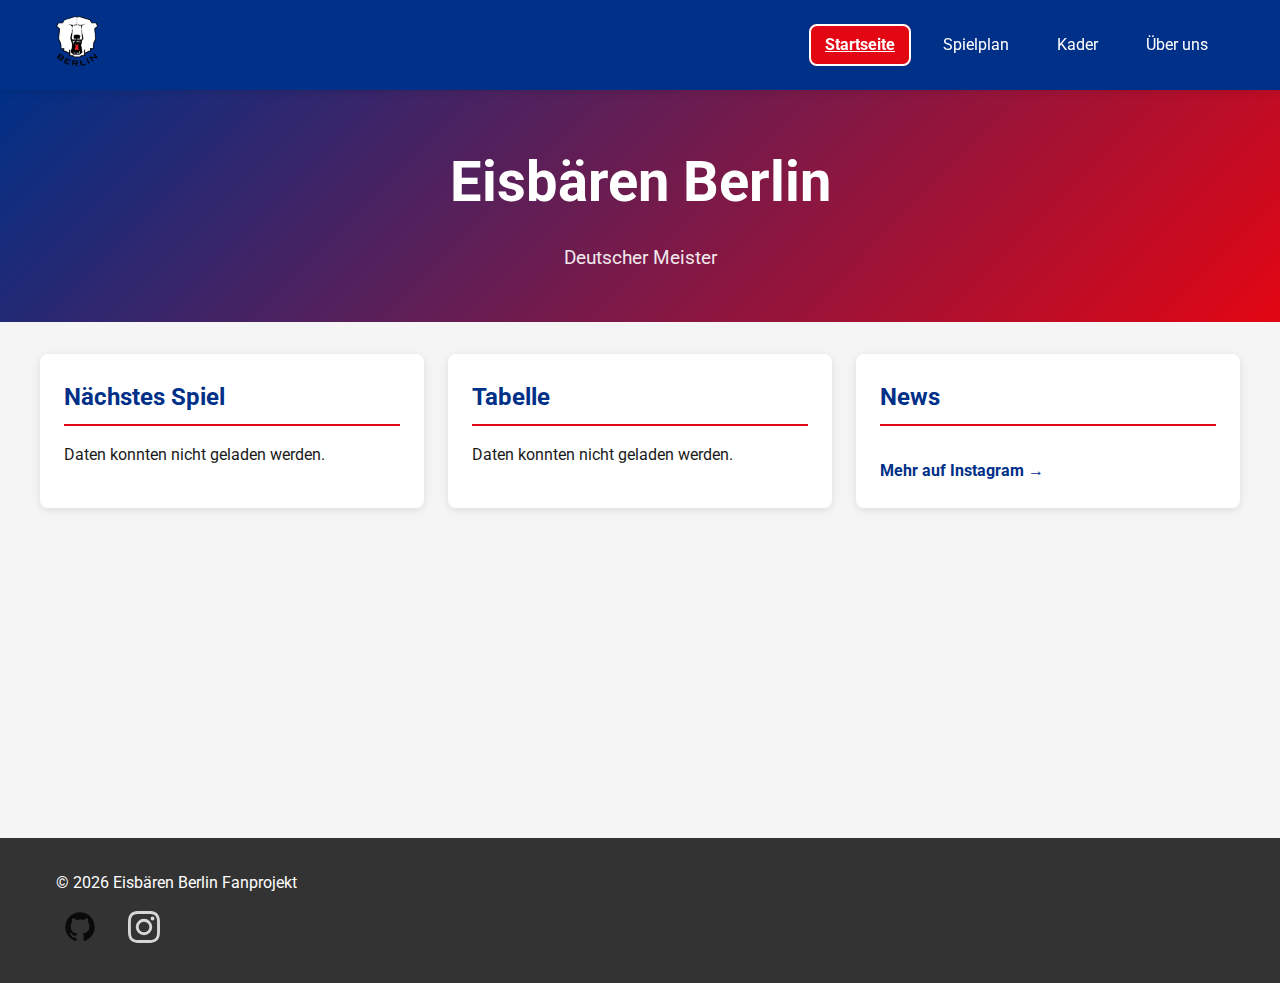
<file: src/index.html>
<!DOCTYPE html>
<html lang="de">
<head>
    <meta charset="UTF-8">
    <meta name="viewport" content="width=device-width, initial-scale=1.0">
    <title>Eisbären Berlin</title>
    <link rel="preconnect" href="https://fonts.googleapis.com">
    <link rel="preconnect" href="https://fonts.gstatic.com" crossorigin>
    <link href="https://fonts.googleapis.com/css2?family=Roboto:wght@400;500;700;900&display=swap" rel="stylesheet">
    <link rel="stylesheet" href="css/layout.css">
    <link rel="stylesheet" href="css/components.css">
    <link rel="stylesheet" href="css/style.css">
    <script src="js/main.js" defer></script>
    <script async src="//www.instagram.com/embed.js"></script>
</head>
<body>
    <!-- Skip-Link für Barrierefreiheit -->
    <a href="#main-content" class="skip-link">Zum Hauptinhalt springen</a>
    
    <!-- Header mit Logo und Navigation -->
    <header class="header">
        <div class="container">
            <div class="header__logo">
                <img src="assets/pictures/eisbaren-berlin-logo.png" alt="Logo Eisbären Berlin">
            </div>
            <nav class="nav" aria-label="Hauptnavigation">
                <ul class="nav__list">
                    <li><a href="index.html" class="nav__link nav__link--active" aria-current="page">Startseite</a></li>
                    <li><a href="../pages/schedule.html" class="nav__link">Spielplan</a></li>
                    <li><a href="../pages/roster.html" class="nav__link">Kader</a></li>
                    <li><a href="../pages/about.html" class="nav__link">Über uns</a></li>
                </ul>
            </nav>
        </div>
    </header>

    <!-- Hauptinhalt -->
    <main class="main" id="main-content">
        <!-- Hero Section mit Titel -->
        <section class="hero">
            <h1 class="hero__title">Eisbären Berlin</h1>
            <p class="hero__subtitle">Deutscher Meister</p>
        </section>

        <!-- Content-Bereich mit Cards -->
        <div class="container section">
            <h2 class="visually-hidden">Übersicht</h2>
            <div class="grid">
                <!-- Nächstes Spiel -->
                <article class="card">
                    <h2 class="card__title">Nächstes Spiel</h2>
                    <div id="next-game" class="card__content">
                        
                    </div>
                </article>

                <!-- Aktuelle Tabelle -->
                <article class="card">
                    <h2 class="card__title">Tabelle</h2>
                    <div id="standings" class="card__content">
                        
                    </div>
                </article>

                <!-- News / Instagram Feed -->
                <article class="card">
                    <h2 class="card__title">News</h2>
                    <div id="news" class="card__content">
                        <!-- Instagram Embed -->
                        <blockquote class="instagram-media" data-instgrm-permalink="https://www.instagram.com/eisbaerenberlin/" data-instgrm-version="14"></blockquote>
                    </div>
                    <a href="https://www.instagram.com/eisbaerenberlin/" target="_blank" class="card__link">Mehr auf Instagram →</a>
                </article>
            </div>
        </div>
    </main>

    <!-- Footer mit Copyright und Social Media Links -->
    <footer class="footer">
        <div class="container">
            <p>&copy; 2026 Eisbären Berlin Fanprojekt</p>
        </div>
        <div class="footer__social">
            <a href="https://github.com/FloF05/eisbaeren-berlin-webapp" target="_blank" aria-label="GitHub Repository besuchen">
                <img src="assets/icons/github.svg" alt="" width="32" height="32">
            </a>
            <a href="https://www.instagram.com/eisbaerenberlin/" target="_blank" aria-label="Instagram Profil besuchen">
                <img src="assets/icons/insta.svg" alt="" width="32" height="32">
            </a>
        </div>
    </footer>
</body>
</html>
</file>
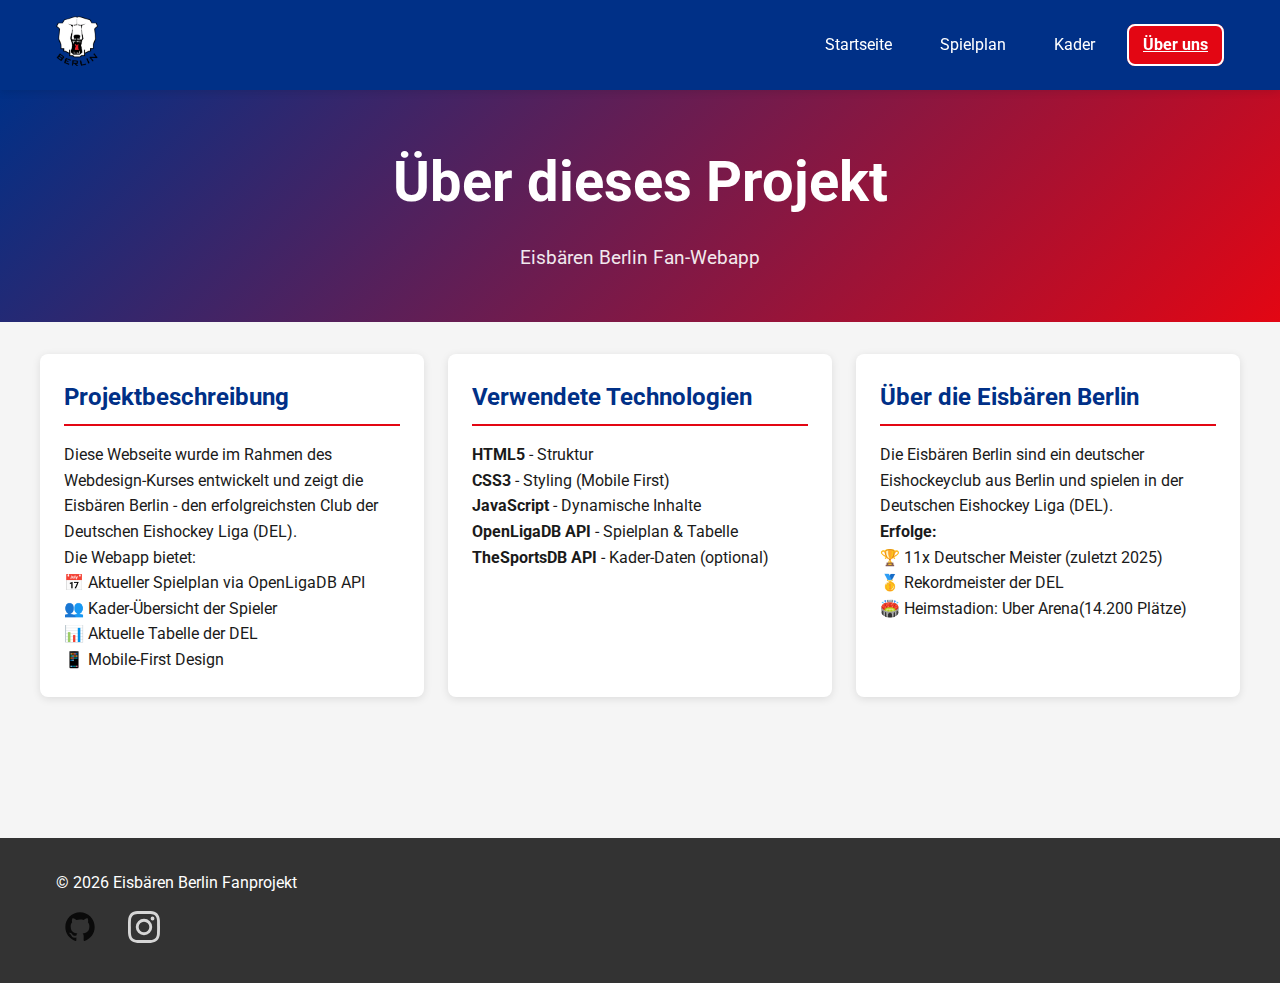
<file: pages/about.html>
<!DOCTYPE html>
<html lang="de">
<head>
    <meta charset="UTF-8">
    <meta name="viewport" content="width=device-width, initial-scale=1.0">
    <title>Über uns - Eisbären Berlin</title>
    <link rel="preconnect" href="https://fonts.googleapis.com">
    <link rel="preconnect" href="https://fonts.gstatic.com" crossorigin>
    <link href="https://fonts.googleapis.com/css2?family=Roboto:wght@400;500;700;900&display=swap" rel="stylesheet">
    <link rel="stylesheet" href="../src/css/layout.css">
    <link rel="stylesheet" href="../src/css/components.css">
    <link rel="stylesheet" href="../src/css/style.css">
</head>
<body>
    <a href="#main-content" class="skip-link">Zum Hauptinhalt springen</a>
    <header class="header">
        <div class="container">
            <div class="header__logo">
                <img src="../src/assets/pictures/eisbaren-berlin-logo.png" alt="Logo Eisbären Berlin">
            </div>
            <nav class="nav" aria-label="Hauptnavigation">
                <ul class="nav__list">
                    <li><a href="../src/index.html" class="nav__link">Startseite</a></li>
                    <li><a href="schedule.html" class="nav__link">Spielplan</a></li>
                    <li><a href="roster.html" class="nav__link">Kader</a></li>
                    <li><a href="about.html" class="nav__link nav__link--active" aria-current="page">Über uns</a></li>
                </ul>
            </nav>
        </div>
    </header>

     <main class="main" id="main-content">
        <section class="hero">
            <h1 class="hero__title">Über dieses Projekt</h1>
            <p class="hero__subtitle">Eisbären Berlin Fan-Webapp</p>
        </section>

        <div class="container section">
            <div class="grid">
                <article class="card">
                    <h2 class="card__title">Projektbeschreibung</h2>
                    <div class="card__content">
                        <p>Diese Webseite wurde im Rahmen des Webdesign-Kurses entwickelt und zeigt die Eisbären Berlin - den erfolgreichsten Club der Deutschen Eishockey Liga (DEL).</p>
                        <p>Die Webapp bietet:</p>
                        <ul>
                            <li>📅 Aktueller Spielplan via OpenLigaDB API</li>
                            <li>👥 Kader-Übersicht der Spieler</li>
                            <li>📊 Aktuelle Tabelle der DEL</li>
                            <li>📱 Mobile-First Design</li>
                        </ul>
                    </div>
                </article>
            
                <article class="card">
                    <h2 class="card__title">Verwendete Technologien</h2>
                    <div class="card__content">
                        <ul>
                            <li><strong>HTML5</strong> - Struktur</li>
                            <li><strong>CSS3</strong> - Styling (Mobile First)</li>
                            <li><strong>JavaScript</strong> - Dynamische Inhalte</li>
                            <li><strong>OpenLigaDB API</strong> - Spielplan & Tabelle</li>
                            <li><strong>TheSportsDB API</strong> - Kader-Daten (optional)</li>
                        </ul>
                    </div>
                </article>

                <article class="card">
                    <h2 class="card__title">Über die Eisbären Berlin</h2>
                    <div class="card__content">
                        <p>Die Eisbären Berlin sind ein deutscher Eishockeyclub aus Berlin und spielen in der Deutschen Eishockey Liga (DEL).</p>
                        <p><strong>Erfolge:</strong></p>
                        <ul>
                            <li>🏆 11x Deutscher Meister (zuletzt 2025)</li>
                            <li>🥇 Rekordmeister der DEL</li>
                            <li>🏟️ Heimstadion: Uber Arena(14.200 Plätze)</li>
                        </ul>
                    </div>
                </article>
            </div>
        </div>
    </main>

    <footer class="footer">
        <div class="container">
            <p>&copy; 2026 Eisbären Berlin Fanprojekt</p>
            
        </div>
        <div class="footer__social">
            <a href="https://github.com/FloF05/eisbaeren-berlin-webapp" target="_blank" aria-label="GitHub Repository besuchen">
                <img src="../src/assets/icons/github.svg" alt="" width="32" height="32">
            </a>
           <a href="https://www.instagram.com/eisbaerenberlin/" target="_blank" aria-label="Instagram Profil besuchen">
                <img src="../src/assets/icons/insta.svg" alt="" width="32" height="32">
            </a>
        </div>
        
    </footer>
</body>
</html>
</file>
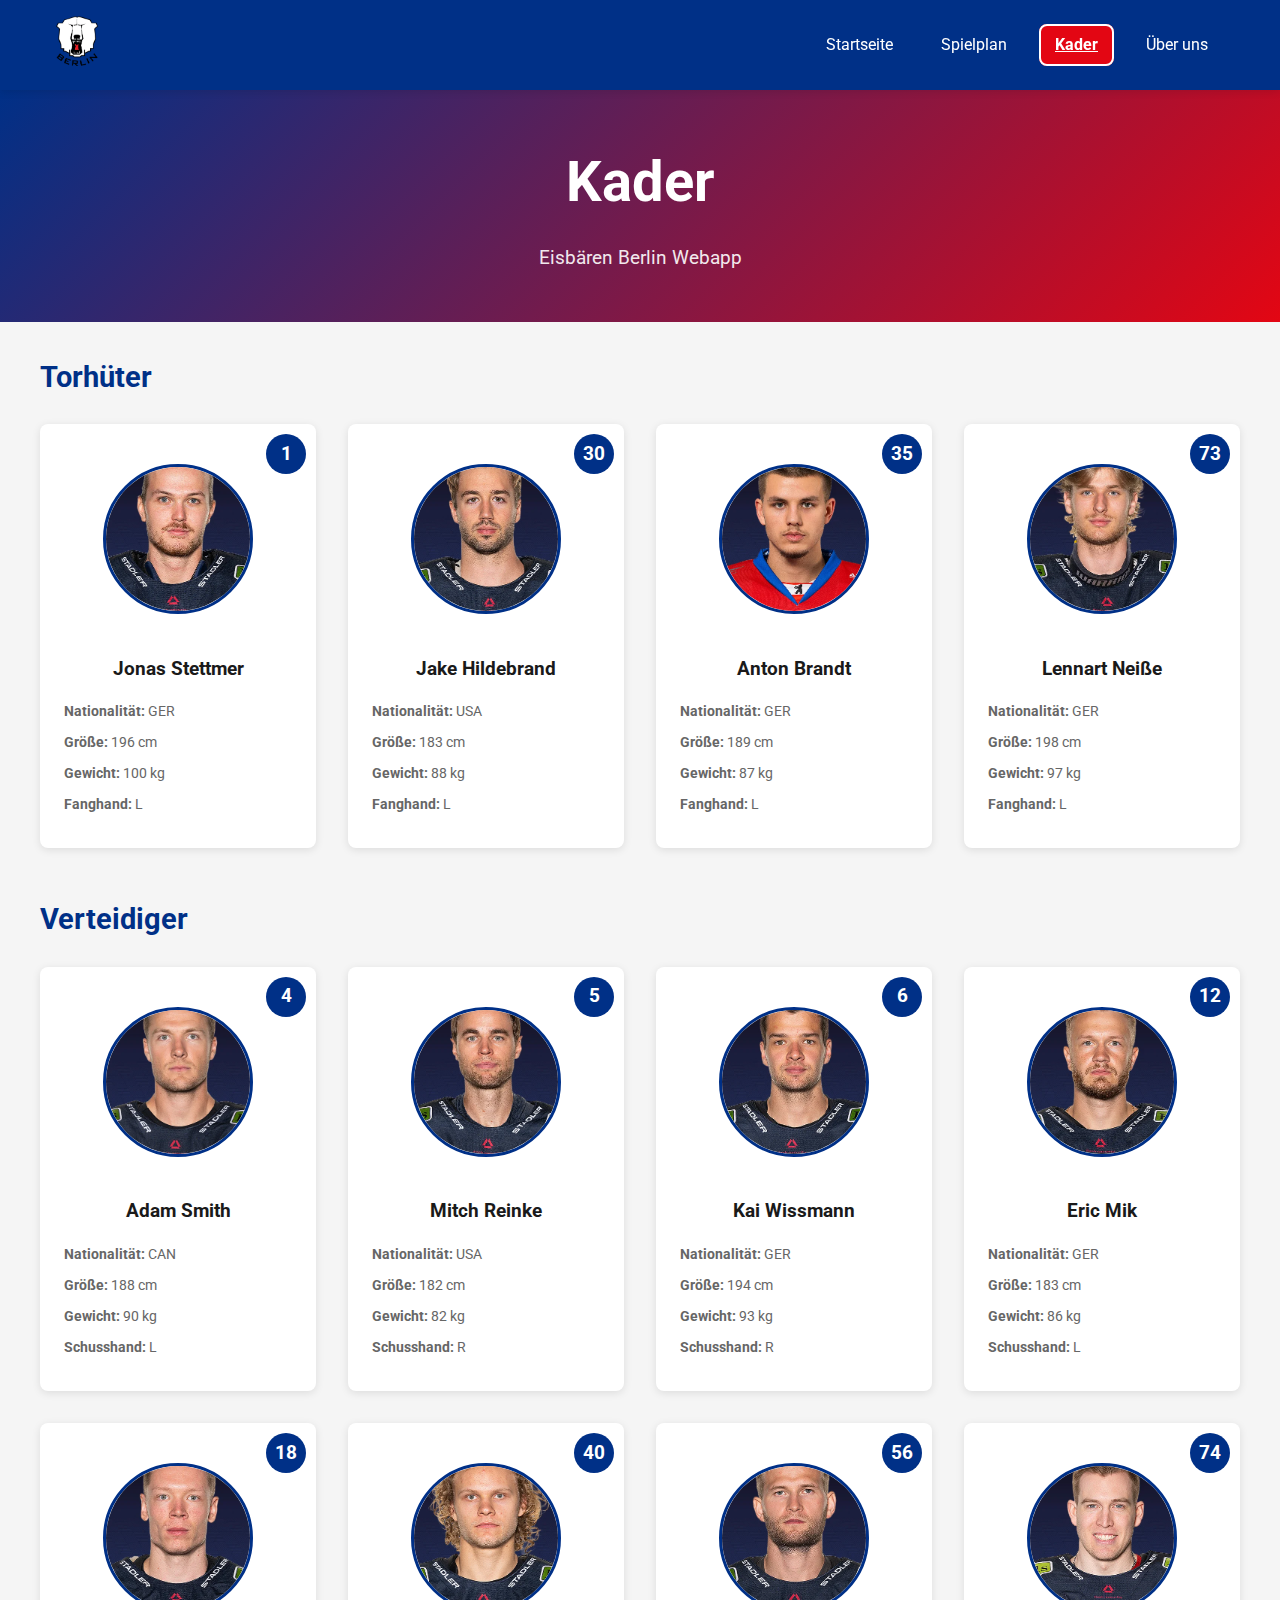
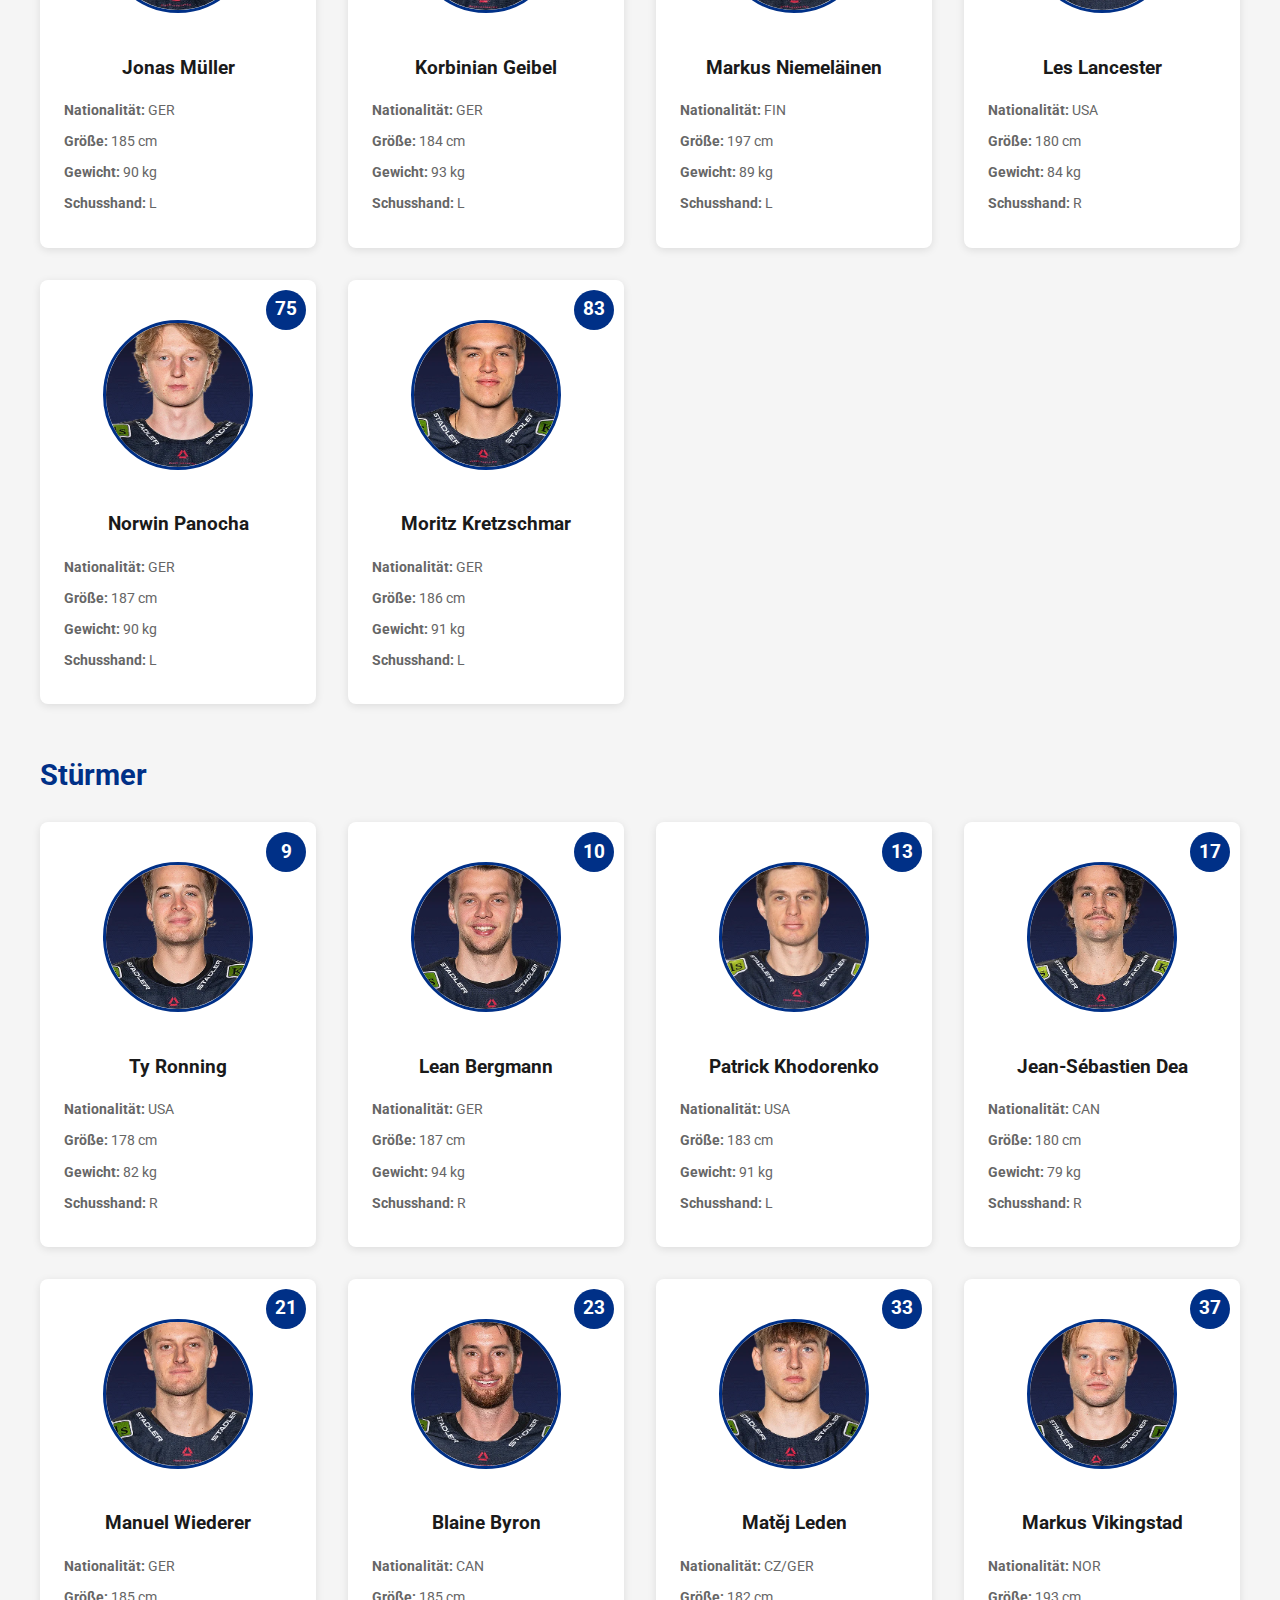
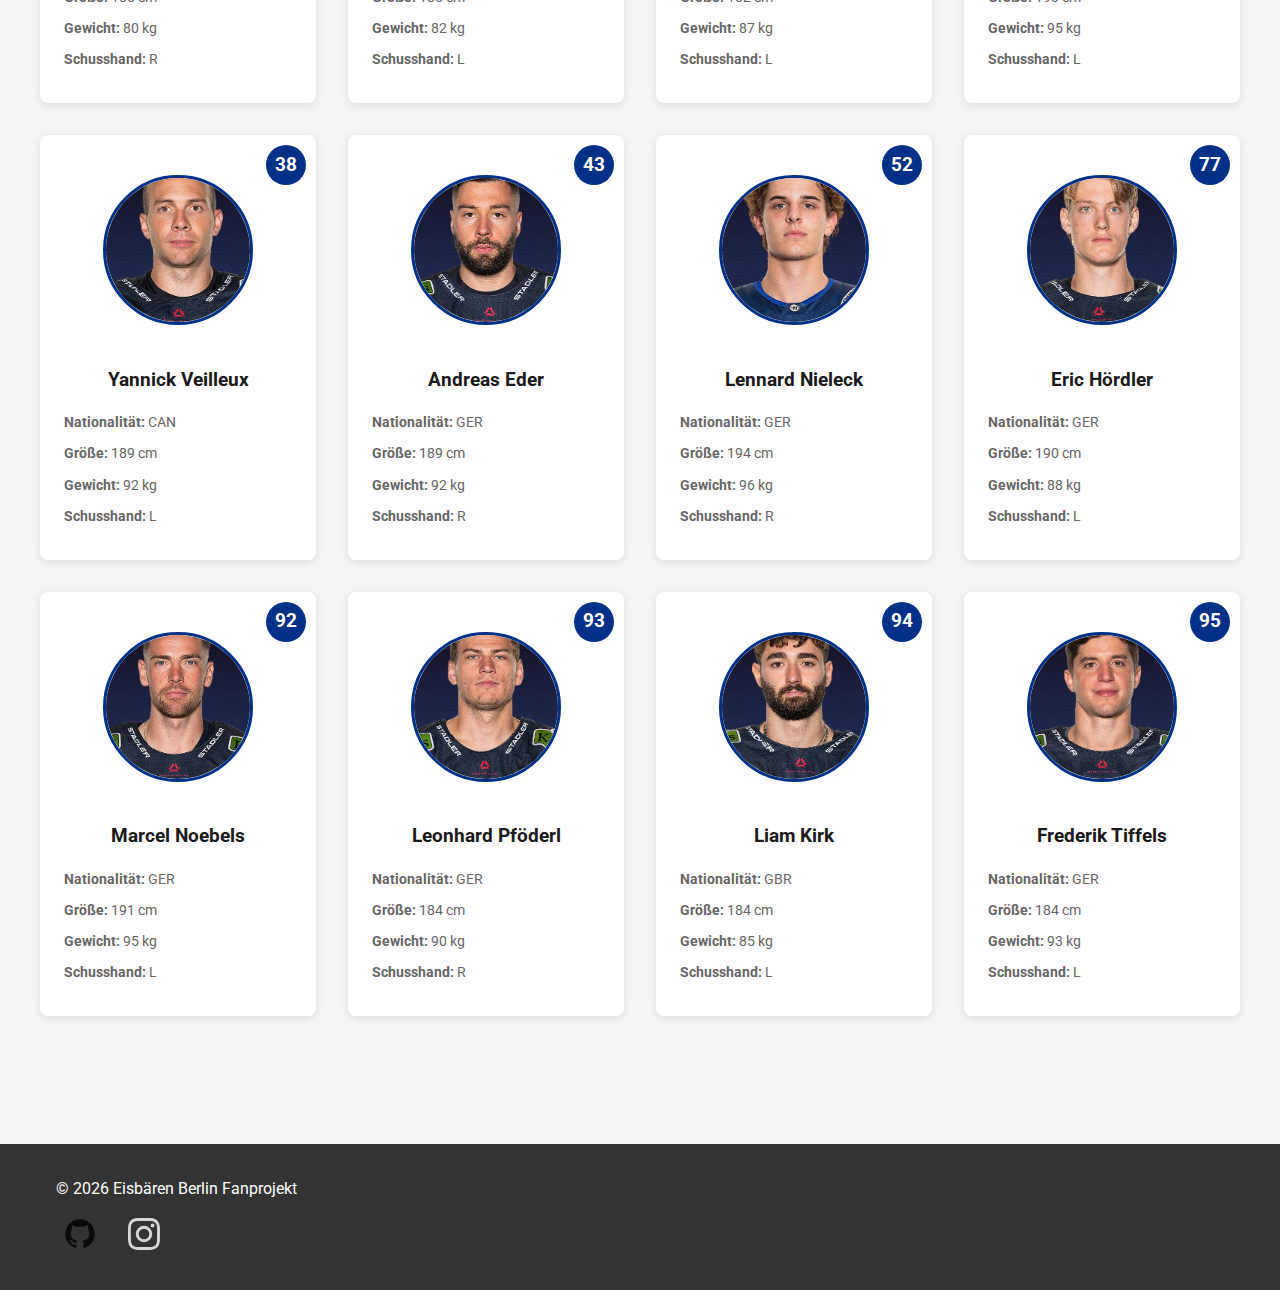
<file: pages/roster.html>
<!DOCTYPE html>
<html lang="de">
<head>
    <meta charset="UTF-8">
    <meta name="viewport" content="width=device-width, initial-scale=1.0">
    <title>Kader - Eisbären Berlin</title>
    <link rel="preconnect" href="https://fonts.googleapis.com">
    <link rel="preconnect" href="https://fonts.gstatic.com" crossorigin>
    <link href="https://fonts.googleapis.com/css2?family=Roboto:wght@400;500;700;900&display=swap" rel="stylesheet">
    <link rel="stylesheet" href="../src/css/layout.css">
    <link rel="stylesheet" href="../src/css/components.css">
    <link rel="stylesheet" href="../src/css/style.css">
    <script src="../src/js/roster.js" defer></script>
</head>
<body>
    <a href="#main-content" class="skip-link">Zum Hauptinhalt springen</a>
    <header class="header">
        <div class="container">
            <div class="header__logo">
                <img src="../src/assets/pictures/eisbaren-berlin-logo.png" alt="Logo Eisbären Berlin">
            </div>
            <nav class="nav" aria-label="Hauptnavigation">
                <ul class="nav__list">
                    <li><a href="../src/index.html" class="nav__link">Startseite</a></li>
                    <li><a href="schedule.html" class="nav__link">Spielplan</a></li>
                    <li><a href="roster.html" class="nav__link nav__link--active" aria-current="page">Kader</a></li>
                    <li><a href="about.html" class="nav__link">Über uns</a></li>
                </ul>
            </nav>
        </div>
    </header>

    <main class="main" id="main-content">
        <section class="hero">
            <h1 class="hero__title">Kader</h1>
            <p class="hero__subtitle">Eisbären Berlin Webapp</p>
        </section>
        <section class="container section">
            

            <div class="roster-section">
                <h2>Torhüter</h2>
                <div id="goalies" class="roster-grid"></div>
            </div>

            <div class="roster-section">
                <h2>Verteidiger</h2>
                <div id="defenders" class="roster-grid"></div>
            </div>

            <div class="roster-section">
                <h2>Stürmer</h2>
                <div id="forwards" class="roster-grid"></div>
            </div>
        </section>
    </main>

    <footer class="footer">
        <div class="container">
            <p>&copy; 2026 Eisbären Berlin Fanprojekt</p>
        </div>
        <div class="footer__social">
            <a href="https://github.com/FloF05/eisbaeren-berlin-webapp" target="_blank" aria-label="GitHub Repository besuchen">
                <img src="../src/assets/icons/github.svg" alt="" width="32" height="32">
            </a>
            <a href="https://www.instagram.com/eisbaerenberlin/" target="_blank" aria-label="Instagram Profil besuchen">
                <img src="../src/assets/icons/insta.svg" alt="" width="32" height="32">
            </a>
        </div>
    </footer>
</body>
</html>
</file>
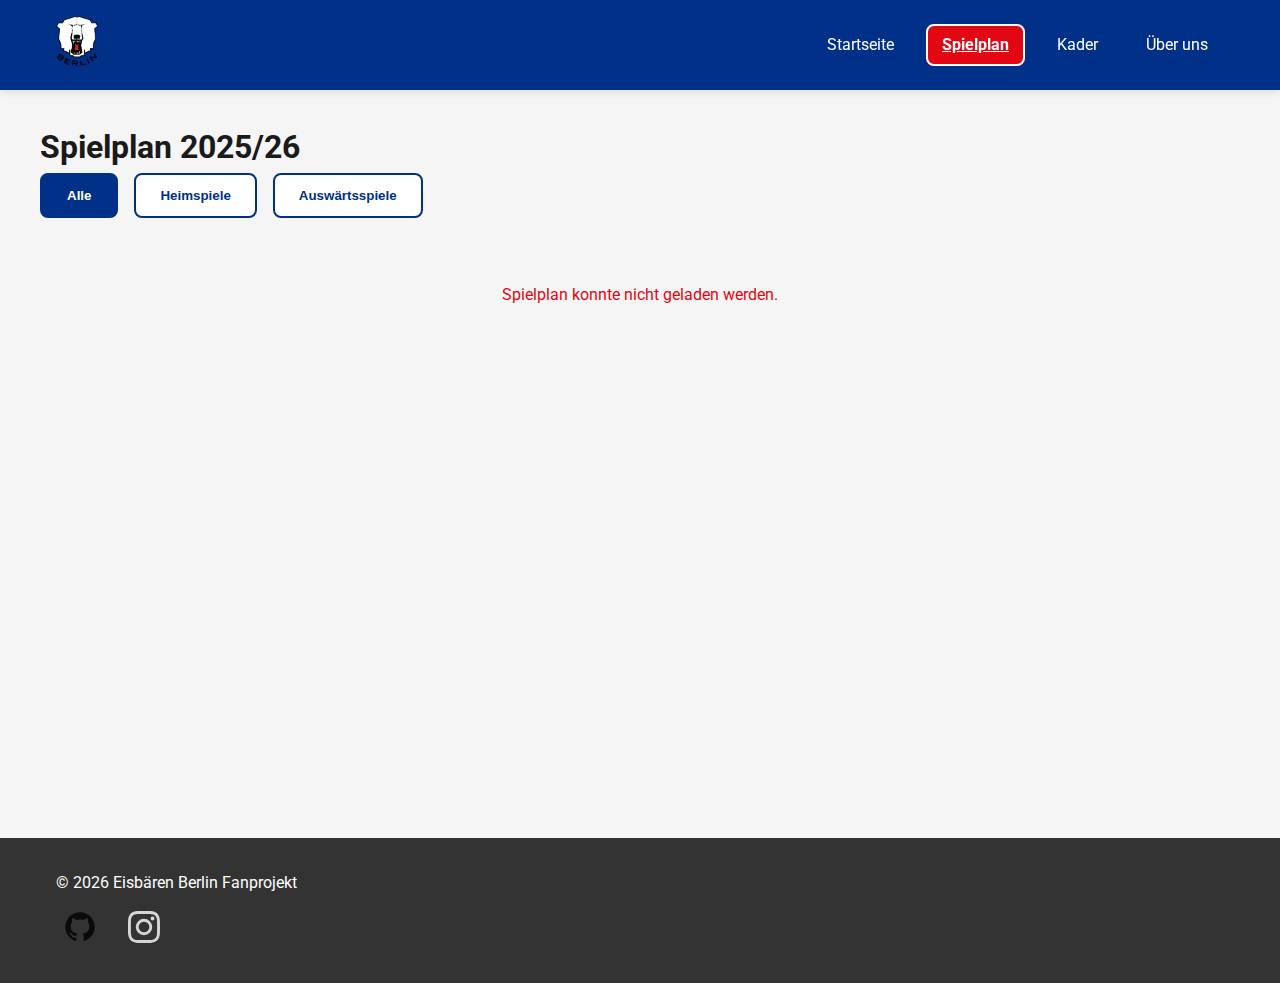
<file: pages/schedule.html>
<!DOCTYPE html>
<html lang="de">
<head>
    <meta charset="UTF-8">
    <meta name="viewport" content="width=device-width, initial-scale=1.0">
    <title>Spielplan - Eisbären Berlin</title>
    <link rel="preconnect" href="https://fonts.googleapis.com">
    <link rel="preconnect" href="https://fonts.gstatic.com" crossorigin>
    <link href="https://fonts.googleapis.com/css2?family=Roboto:wght@400;500;700;900&display=swap" rel="stylesheet">
    <link rel="stylesheet" href="../src/css/layout.css">
    <link rel="stylesheet" href="../src/css/components.css">
    <link rel="stylesheet" href="../src/css/style.css">
    <script src="../src/js/schedule.js" defer></script>
</head>
<body>
    <a href="#main-content" class="skip-link">Zum Hauptinhalt springen</a>
    <header class="header">
        <div class="container">
            <div class="header__logo">
                <img src="../src/assets/pictures/eisbaren-berlin-logo.png" alt="Logo Eisbären Berlin">
            </div>
            <nav class="nav" aria-label="Hauptnavigation">
                <ul class="nav__list">
                    <li><a href="../src/index.html" class="nav__link">Startseite</a></li>
                    <li><a href="schedule.html" class="nav__link nav__link--active" aria-current="page">Spielplan</a></li>
                    <li><a href="roster.html" class="nav__link">Kader</a></li>
                    <li><a href="about.html" class="nav__link">Über uns</a></li>
                </ul>
            </nav>
        </div>
    </header>

    <main class="main" id="main-content">
        <section class="container section">
            <h1>Spielplan 2025/26</h1>
            
            <div class="schedule-filter">
                <button class="filter-btn active" data-filter="all">Alle</button>
                <button class="filter-btn" data-filter="home">Heimspiele</button>
                <button class="filter-btn" data-filter="away">Auswärtsspiele</button>
            </div>

            <div id="schedule-container" class="schedule-list">
                
            </div>
        </section>
    </main>

    <footer class="footer">
        <div class="container">
            <p>&copy; 2026 Eisbären Berlin Fanprojekt</p>
        </div>
        <div class="footer__social">
            <a href="https://github.com/FloF05/eisbaeren-berlin-webapp" target="_blank" aria-label="GitHub Repository besuchen">
                <img src="../src/assets/icons/github.svg" alt="" width="32" height="32">
            </a>
            <a href="https://www.instagram.com/eisbaerenberlin/" target="_blank" aria-label="Instagram Profil besuchen">
                <img src="../src/assets/icons/insta.svg" alt="" width="32" height="32">
            </a>
        </div>
    </footer>
</body>
</html>
</file>
<file: src/css/layout.css>
.container {
    width: 100%;
    max-width: 1200px;
    margin: 0 auto;
    padding: 0 var(--spacing-sm);
}

/* ===================================
   Header & Navigation
   =================================== */
.header {
    background-color: var(--color-primary);
    color: var(--color-white);
    padding: var(--spacing-sm) 0;
    box-shadow: var(--box-shadow);
    position: sticky;
    top: 0;
    z-index: 100;
}

.header .container {
    display: flex;
    flex-direction: column;
    gap: var(--spacing-sm);
}

.header__logo img {
    height: 50px;
    width: auto;
}

.nav__list {
    display: flex;
    flex-direction: column;
    gap: var(--spacing-xs);
}

.nav__link {
    display: block;
    padding: var(--spacing-xs) var(--spacing-sm);
    color: var(--color-white);
    transition: background-color 0.3s ease;
    border-radius: var(--border-radius);
}

.nav__link:hover,
.nav__link:focus,
.nav__link--active {
    background-color: var(--color-secondary);
    outline: 2px solid var(--color-white);
    outline-offset: -2px;
}

.nav__link--active {
    font-weight: bold;
    text-decoration: underline;
}

/* ===================================
   Main Content & Hero Section
   =================================== */
.main {
    min-height: calc(100vh - 200px);
}

.hero {
    background: linear-gradient(135deg, var(--color-primary) 0%, var(--color-secondary) 100%);
    color: var(--color-white);
    padding: var(--spacing-xl) 0;
    text-align: center;
}

.hero__title {
    font-size: 2rem;
    margin-bottom: var(--spacing-sm);
    font-weight: bold;
}

.hero__subtitle {
    font-size: 1.2rem;
    opacity: 0.9;
}

.section {
    padding: var(--spacing-lg) 0;
}

.grid {
    display: grid;
    gap: var(--spacing-md);
    grid-template-columns: 1fr;
}

/* ===================================
   Footer
   =================================== */
.footer {
    background-color: var(--color-gray-dark);
    color: var(--color-white);
    padding: var(--spacing-lg) 0;
    margin-top: var(--spacing-xl);
}

.footer .container {
    display: flex;
    flex-direction: column;
    align-items: center;
    gap: var(--spacing-sm);
    text-align: center;
}

.footer__social {
    width: 100%;
    max-width: 1200px;
    margin: 0 auto;
    padding: 0 var(--spacing-sm);   
    display: flex;
    gap: var(--spacing-sm);
}

.footer__social a {
    display: inline-flex;
    align-items: center;
    justify-content: center;
    min-width: 44px;
    min-height: 44px;
    padding: var(--spacing-xs);
}

.footer a {
    opacity: 0.8;
    transition: opacity 0.3s ease;
}

.footer a:hover,
.footer a:focus {
    opacity: 1;
    outline: 2px solid var(--color-white);
    outline-offset: 2px;
}

/* ===================================
   Media Queries - Responsive Design
   =================================== */

/* Tablet und größer */
@media (min-width: 768px) {
    .header .container {
        flex-direction: row;
        justify-content: space-between;
        align-items: center;
    }
    
    .nav__list {
        flex-direction: row;
        gap: var(--spacing-sm);
    }
    
    .hero__title {
        font-size: 3rem;
    }
    
    .grid {
        grid-template-columns: repeat(2, 1fr);
    }
    
    .footer .container {
        flex-direction: row;
        justify-content: space-between;
        padding-bottom: var(--spacing-xs);
    }
}

/* Desktop und größer */
@media (min-width: 1024px) {
    .hero__title {
        font-size: 3.5rem;
    }
    
    .grid {
        grid-template-columns: repeat(3, 1fr);
    }
    .about-grid {
        grid-template-columns: 1fr;
    }
}
</file>
<file: src/css/components.css>
/* ===================================
   Cards
   =================================== */
.card {
    background-color: var(--color-white);
    border-radius: var(--border-radius);
    padding: var(--spacing-md);
    box-shadow: var(--box-shadow);
    transition: transform 0.3s ease, box-shadow 0.3s ease;
    min-height: 44px;
}

.card:hover,
.card:focus {
    transform: translateY(-4px);
    box-shadow: 0 4px 12px rgba(0, 0, 0, 0.15);
    outline: 2px solid var(--color-primary);
    outline-offset: 2px;
}

.card__title {
    color: var(--color-primary);
    font-size: 1.5rem;
    margin-bottom: var(--spacing-sm);
    padding-bottom: var(--spacing-xs);
    border-bottom: 2px solid var(--color-secondary);
}

.card__content {
    color: var(--color-text);
}

.card__link {
    display: inline-block;
    margin-top: 1rem;
    color: var(--color-primary);
    font-weight: bold;
    text-decoration: none;
    transition: color 0.3s ease;
}

.card__link:hover {
    color: var(--color-secondary);
}

/* ===================================
   Standings Table (Tabelle)
   =================================== */
.standings-table {
    width: 100%;
    border-collapse: collapse;
    font-size: 0.9rem;
}

.standings-table thead {
    background-color: var(--color-primary);
    color: var(--color-white);
}

.standings-table th {
    padding: var(--spacing-sm);
    text-align: left;
    font-weight: bold;
}

.standings-table td {
    padding: var(--spacing-sm);
    border-bottom: 1px solid #e0e0e0;
}

.standings-table tbody tr:hover,
.standings-table tbody tr:focus{
    background-color: var(--color-gray-light);
}

.standings-table tr.highlight {
    background-color: #fff3cd;
    font-weight: bold;
}

.standings-table tr.highlight:hover,
.standings-table tr.highlight:focus {
    background-color: #ffe69c;
}

.team-name {
    display: flex;
    align-items: center;
    gap: 0.5rem;
}

.team-icon {
    width: 24px;
    height: 24px;
    object-fit: contain;
}

/* ===================================
   Roster/Kader Section
   =================================== */
.roster-section {
    margin-bottom: 3rem;
}

.roster-section h2 {
    color: var(--color-primary);
    margin-bottom: 1.5rem;
    font-size: 1.8rem;
}

.roster-grid {
    display: grid;
    grid-template-columns: repeat(auto-fill, minmax(250px, 1fr));
    gap: 2rem;
}

.player-card {
    background: var(--color-white);
    border-radius: var(--border-radius);
    padding: 1.5rem;
    box-shadow: var(--box-shadow);
    text-align: center;
    position: relative;
    transition: transform 0.3s ease, box-shadow 0.3s ease;
}

.player-card:hover {
    transform: translateY(-5px);
    box-shadow: 0 4px 12px rgba(0, 0, 0, 0.15);
}

.player-card__number {
    position: absolute;
    top: 10px;
    right: 10px;
    background: var(--color-primary);
    color: var(--color-white);
    width: 40px;
    height: 40px;
    border-radius: 50%;
    display: flex;
    align-items: center;
    justify-content: center;
    font-weight: bold;
    font-size: 1.2rem;
}

.player-card__image {
    width: 150px;
    height: 150px;
    border-radius: 50%;
    object-fit: cover;
    margin: 1rem auto;
    border: 3px solid var(--color-primary);
}

.player-card__name {
    font-size: 1.2rem;
    color: var(--color-text);
    margin: 1rem 0;
}

.player-card__details {
    text-align: left;
    font-size: 0.9rem;
    color: var(--color-text-light);
}

.player-card__details p {
    margin: 0.5rem 0;
}

/* ===================================
   Schedule/Spielplan Section
   =================================== */
.schedule-filter {
    display: flex;
    gap: 1rem;
    margin-bottom: 2rem;
    flex-wrap: wrap;
}

.filter-btn {
    padding: 0.75rem 1.5rem;
    border: 2px solid var(--color-primary);
    background: var(--color-white);
    color: var(--color-primary);
    border-radius: var(--border-radius);
    cursor: pointer;
    font-weight: bold;
    transition: all 0.3s ease;
}

.filter-btn:hover,
.filter-btn:focus {
    background: var(--color-primary);
    color: var(--color-white);
    outline: 3px solid var(--color-secondary);
    outline-offset: 2px;
}

.filter-btn.active {
    background: var(--color-primary);
    color: var(--color-white);
    font-weight: 900;
    border-width: 3px;
}

.schedule-list {
    display: flex;
    flex-direction: column;
    gap: 1rem;
}

.game-card {
    background: var(--color-white);
    border-radius: var(--border-radius);
    padding: 1.5rem;
    box-shadow: var(--box-shadow);
    transition: transform 0.3s ease;
}

.game-card:hover,
.game-card:focus {
    transform: translateY(-2px);
    box-shadow: 0 4px 12px rgba(0, 0, 0, 0.15);
}

.game-card__date {
    display: flex;
    justify-content: space-between;
    color: var(--color-text-light);
    font-size: 0.9rem;
    margin-bottom: 1rem;
    padding-bottom: 0.5rem;
    border-bottom: 1px solid var(--color-gray-light);
}

.game-card__teams {
    display: grid;
    grid-template-columns: 1fr auto 1fr;
    align-items: center;
    gap: 1rem;
    margin-bottom: 1rem;
}

.team {
    display: flex;
    align-items: center;
    gap: 0.5rem;
}

.team img {
    width: 40px;
    height: 40px;
    object-fit: contain;
}

.team.home-team {
    font-weight: bold;
    color: var(--color-primary);
}

.game-card__score {
    font-size: 1.5rem;
    font-weight: bold;
    text-align: center;
}

.game-card__location {
    text-align: center;
    color: var(--color-text-light);
    font-size: 0.9rem;
}

.error-message {
    text-align: center;
    color: var(--color-error);
    padding: 2rem;
}
</file>
<file: src/css/style.css>
/* ===================================
   CSS Custom Properties (Variablen)
   =================================== */
:root {
    /* Farben */
    --color-primary: #003087;
    --color-secondary: #E30613;
    --color-white: #FFFFFF;
    --color-gray-light: #F5F5F5;
    --color-gray-dark: #333333;
    --color-text: #1A1A1A;
    --color-text-light: #666666;
    --color-error: #E30613;
    
    /* Abstände */
    --spacing-xs: 0.5rem;
    --spacing-sm: 1rem;
    --spacing-md: 1.5rem;
    --spacing-lg: 2rem;
    --spacing-xl: 3rem;
    
    /* Sonstiges */
    --border-radius: 8px;
    --box-shadow: 0 2px 8px rgba(0, 0, 0, 0.1);
}

/* ===================================
   Reset & Basis-Styles
   =================================== */
* {
    margin: 0;
    padding: 0;
    box-sizing: border-box;
}

body {
    font-family: 'Roboto', 'Segoe UI', Tahoma, Geneva, Verdana, sans-serif;
    color: var(--color-text);
    line-height: 1.6;
    background-color: var(--color-gray-light);
}

a {
    text-decoration: none;
    color: inherit;
}

ul {
    list-style: none;
}

/* ===================================
   Barrierefreiheit
   =================================== */

/* Versteckt Elemente visuell, aber für Screenreader lesbar */
.visually-hidden {
    position: absolute;
    width: 1px;
    height: 1px;
    margin: -1px;
    padding: 0;
    overflow: hidden;
    clip: rect(0, 0, 0, 0);
    white-space: nowrap;
    border: 0;
}

/* Skip-Link für Tastaturnavigation - erscheint nur bei Fokus */
.skip-link {
    position: absolute;
    left: -9999px;
    top: auto;
    width: 1px;
    height: 1px;
    overflow: hidden;
    background: var(--color-secondary);
    color: var(--color-white);
    padding: 12px 24px;
    text-decoration: none;
    font-weight: bold;
    z-index: 1000;
    border-radius: 4px;
}

.skip-link:focus {
    position: fixed;
    left: 10px;
    top: 10px;
    width: auto;
    height: auto;
    overflow: visible;
    outline: 3px solid var(--color-primary);
    outline-offset: 2px;
}
</file>
